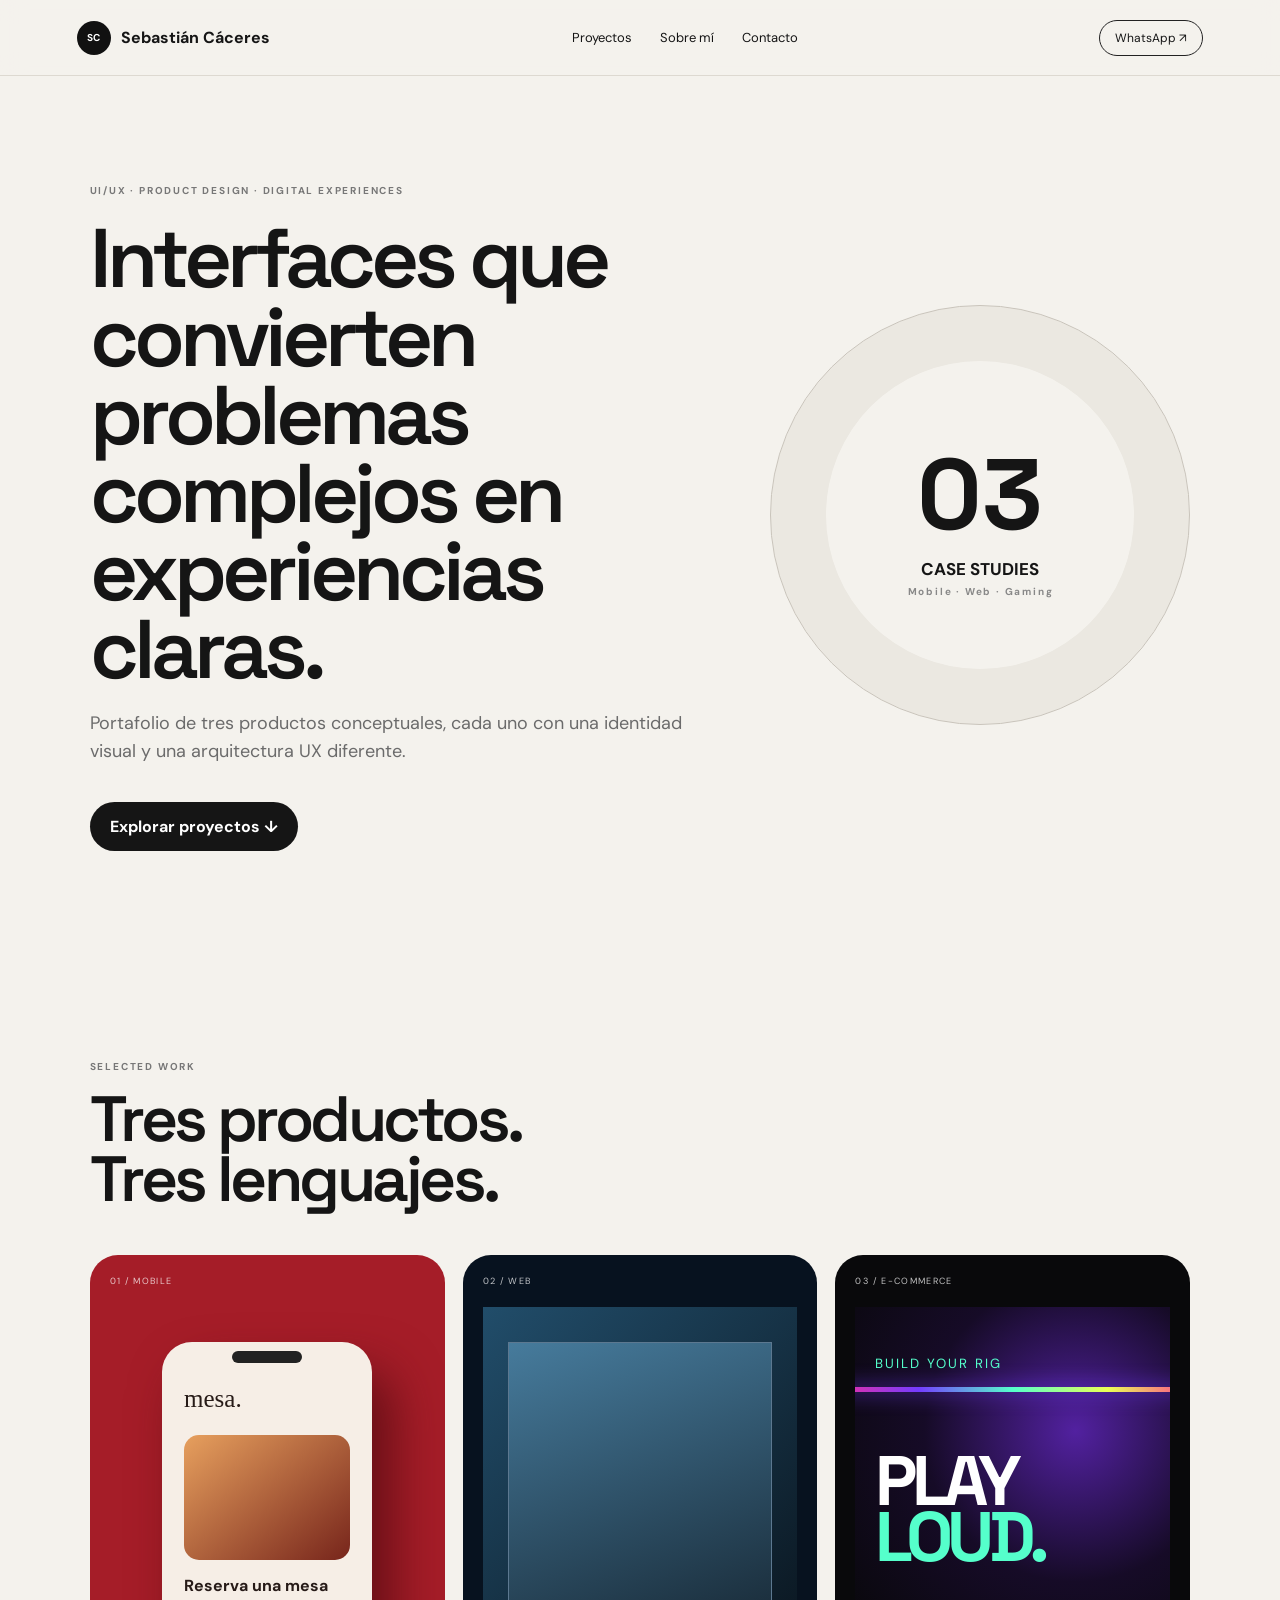
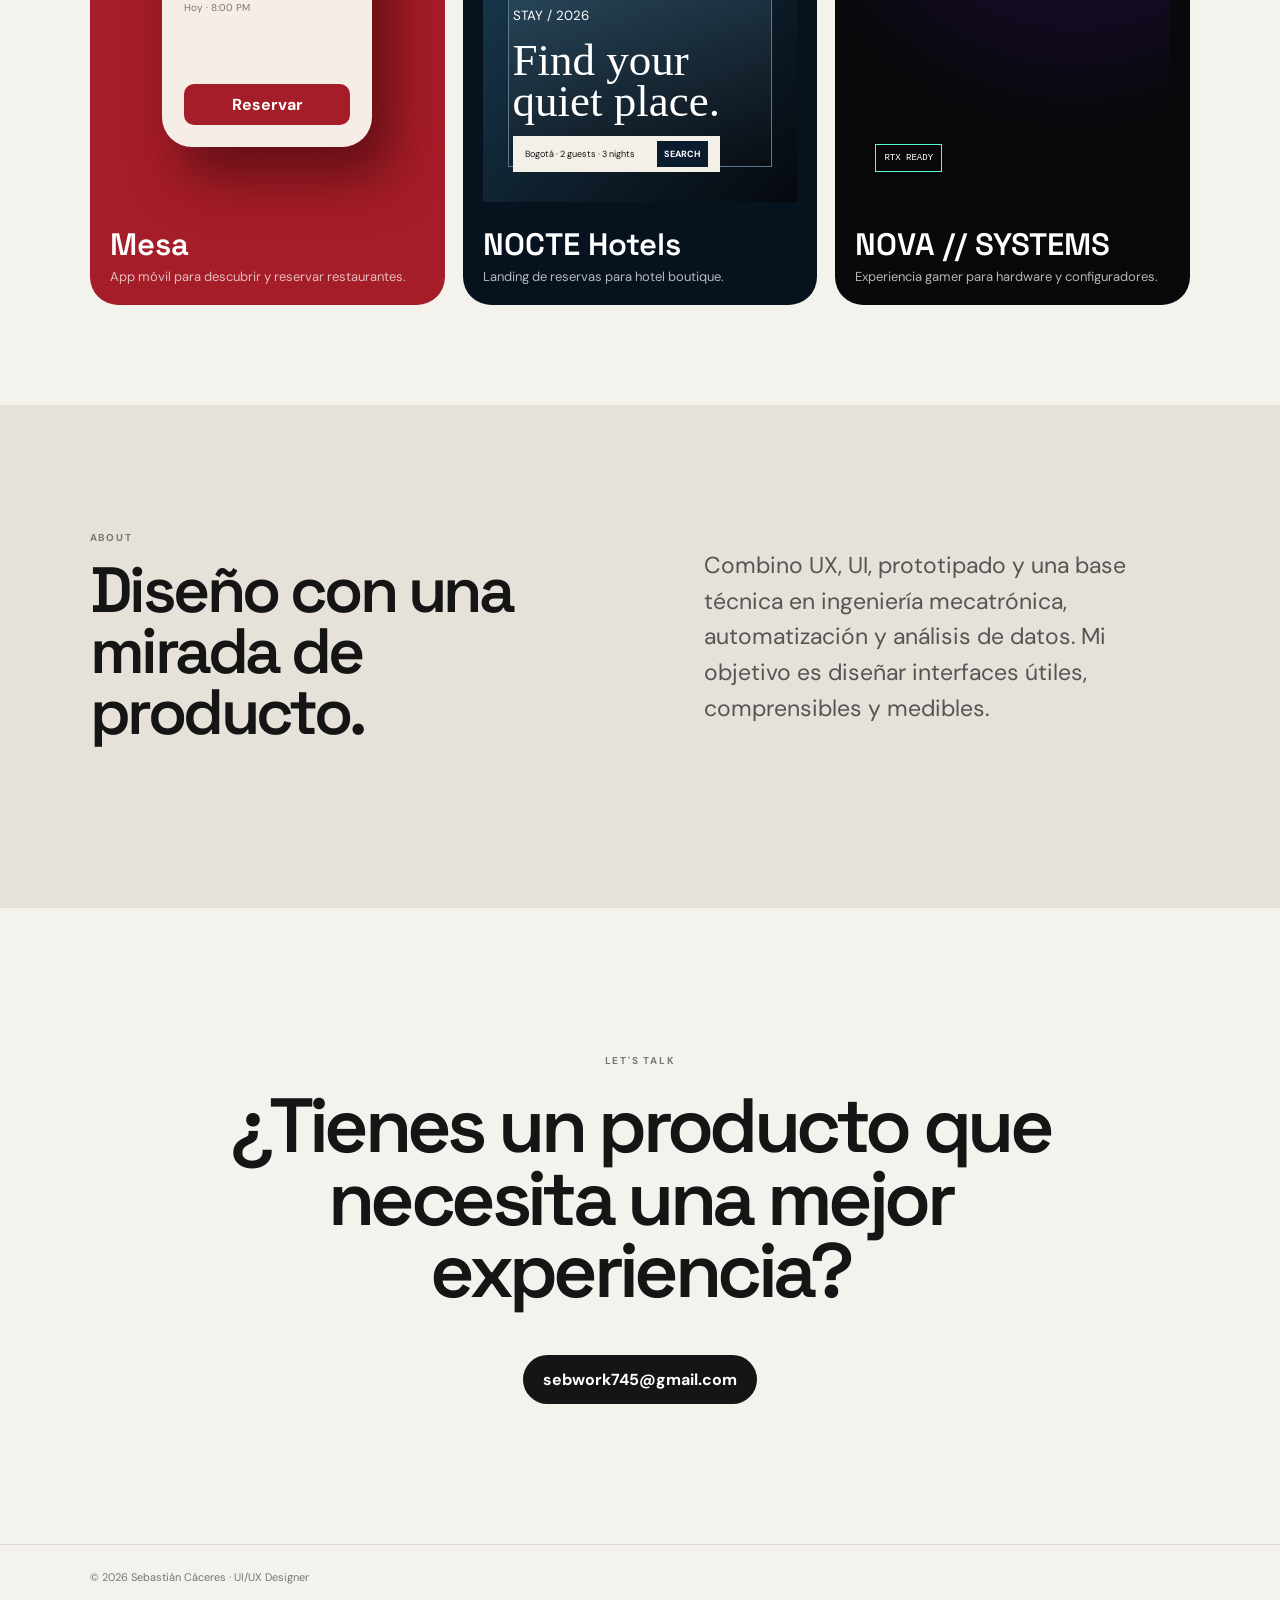
<file: index.html>
<!doctype html><html lang="es"><head><meta charset="utf-8"><meta name="viewport" content="width=device-width,initial-scale=1"><title>Sebastián Cáceres — UI/UX</title><link rel="preconnect" href="https://fonts.googleapis.com"><link rel="preconnect" href="https://fonts.gstatic.com" crossorigin><link href="https://fonts.googleapis.com/css2?family=DM+Sans:wght@400;600;700&family=Space+Grotesk:wght@500;600;700&display=swap" rel="stylesheet"><link rel="stylesheet" href="style.css"></head><body><header><a class="brand" href="index.html"><b>SC</b> Sebastián Cáceres</a><nav><a href="#work">Proyectos</a><a href="#about">Sobre mí</a><a href="#contact">Contacto</a></nav><a class="pill" href="https://wa.me/573203791538" target="_blank">WhatsApp ↗</a></header><main><section class="hero"><div><small>UI/UX · PRODUCT DESIGN · DIGITAL EXPERIENCES</small><h1>Interfaces que convierten problemas complejos en experiencias claras.</h1><p>Portafolio de tres productos conceptuales, cada uno con una identidad visual y una arquitectura UX diferente.</p><a class="btn" href="#work">Explorar proyectos ↓</a></div><div class="orb"><span>03</span><strong>CASE STUDIES</strong><small>Mobile · Web · Gaming</small></div></section><section id="work" class="work"><div class="heading"><small>SELECTED WORK</small><h2>Tres productos.<br>Tres lenguajes.</h2></div><div class="grid"><a class="card red" href="projects/restaurante.html"><small>01 / MOBILE</small><div class="phone"><i></i><b>mesa.</b><div></div><strong>Reserva una mesa</strong><span>Hoy · 8:00 PM</span><em>Reservar</em></div><h3>Mesa</h3><p>App móvil para descubrir y reservar restaurantes.</p></a><a class="card blue" href="projects/hoteles.html"><small>02 / WEB</small><div class="hotel"><div><small>STAY / 2026</small><strong>Find your<br>quiet place.</strong><label>Bogotá · 2 guests · 3 nights <b>SEARCH</b></label></div></div><h3>NOCTE Hotels</h3><p>Landing de reservas para hotel boutique.</p></a><a class="card neon" href="projects/gaming.html"><small>03 / E-COMMERCE</small><div class="gaming"><small>BUILD YOUR RIG</small><strong>PLAY<br><i>LOUD.</i></strong><div class="rgb"></div><span>RTX READY</span></div><h3>NOVA // SYSTEMS</h3><p>Experiencia gamer para hardware y configuradores.</p></a></div></section><section id="about" class="about"><div><small>ABOUT</small><h2>Diseño con una mirada de producto.</h2></div><p>Combino UX, UI, prototipado y una base técnica en ingeniería mecatrónica, automatización y análisis de datos. Mi objetivo es diseñar interfaces útiles, comprensibles y medibles.</p></section><section id="contact" class="contact"><small>LET'S TALK</small><h2>¿Tienes un producto que necesita una mejor experiencia?</h2><a class="btn" href="mailto:sebwork745@gmail.com">sebwork745@gmail.com</a></section></main><footer>© 2026 Sebastián Cáceres · UI/UX Designer</footer></body></html>
</file>
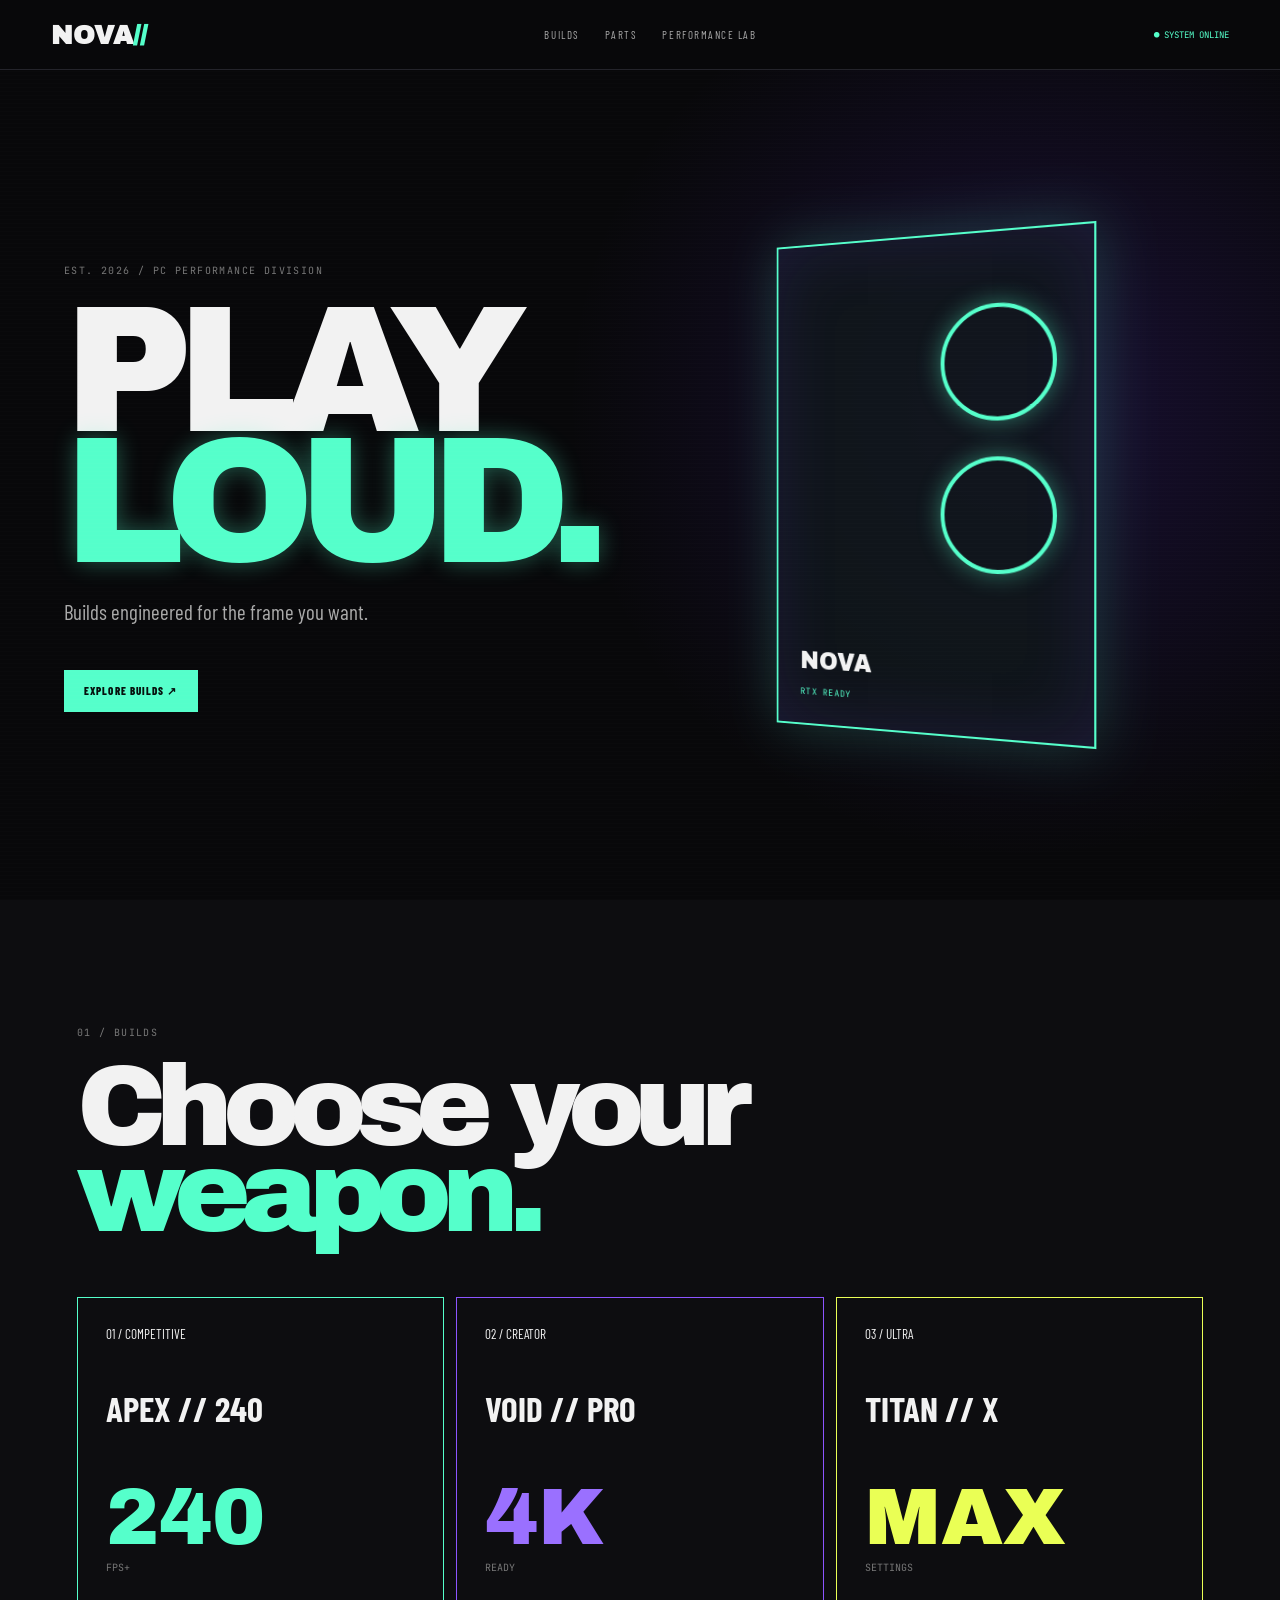
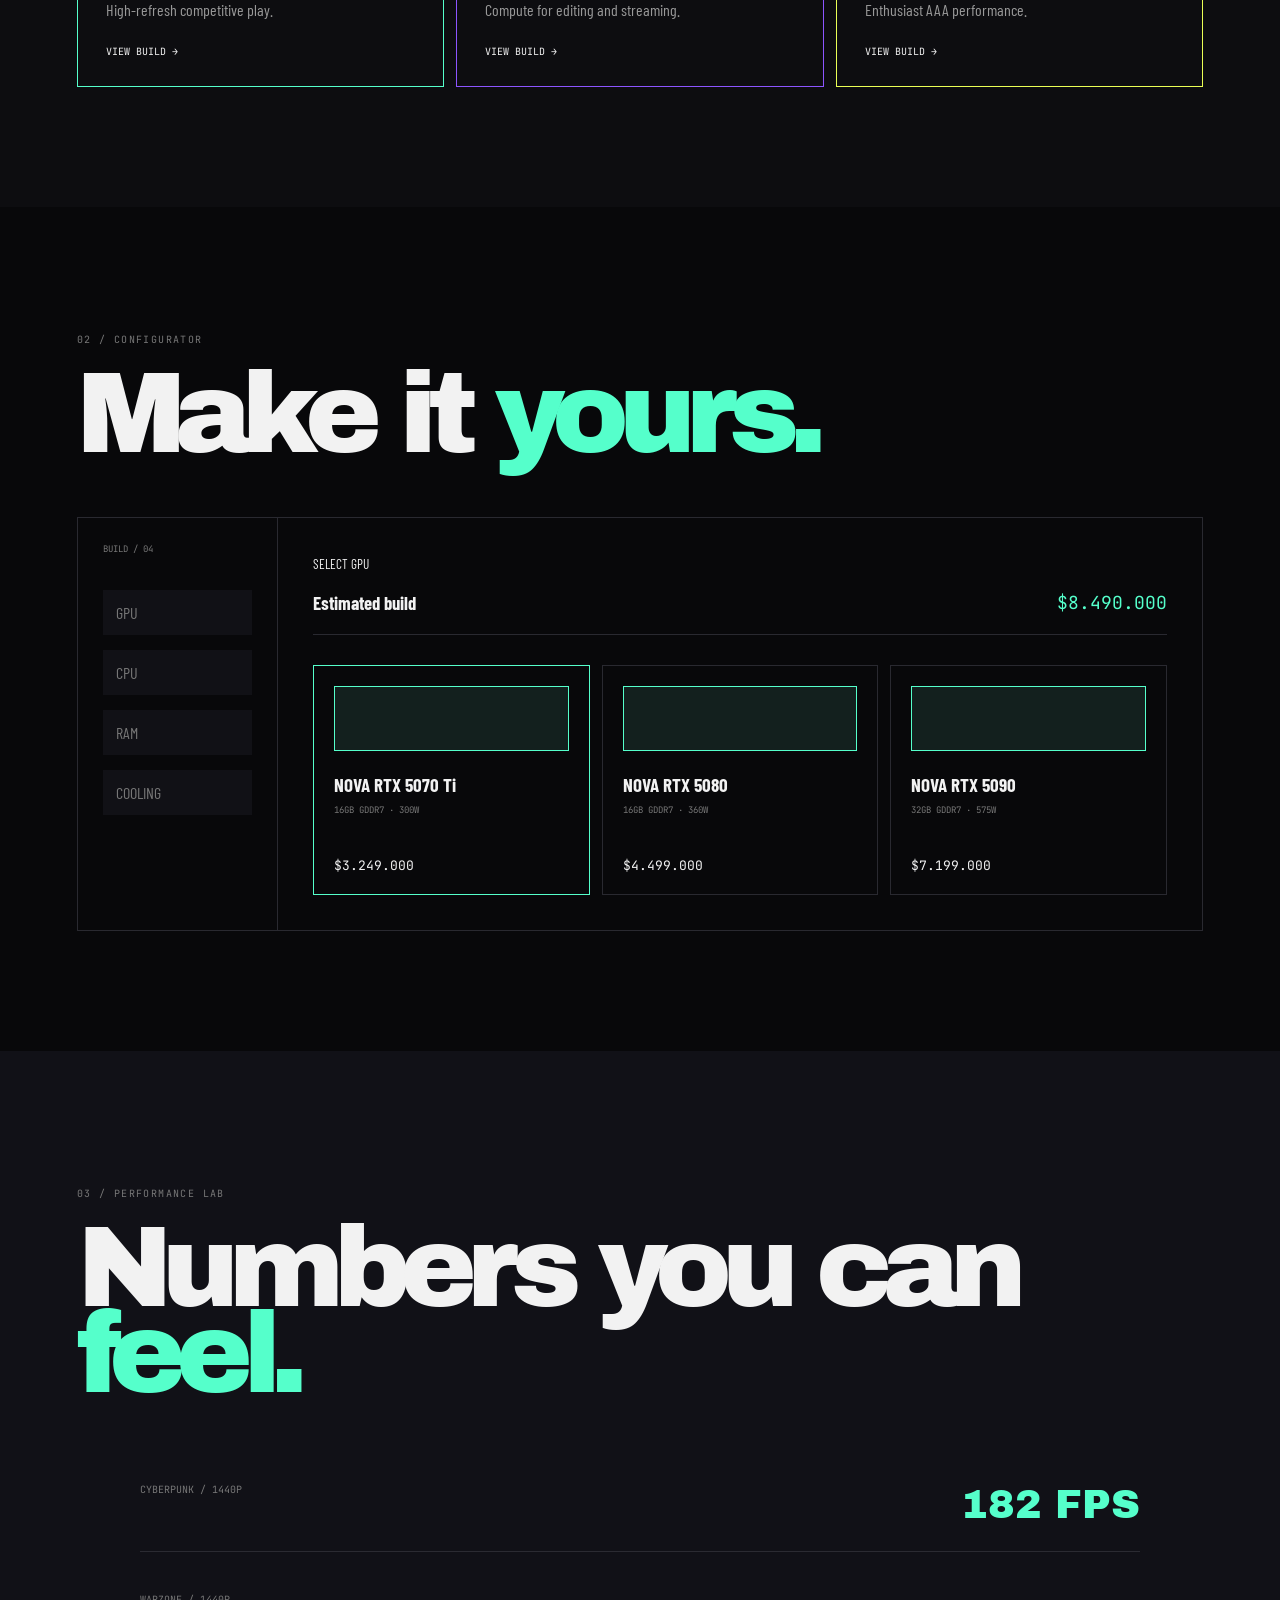
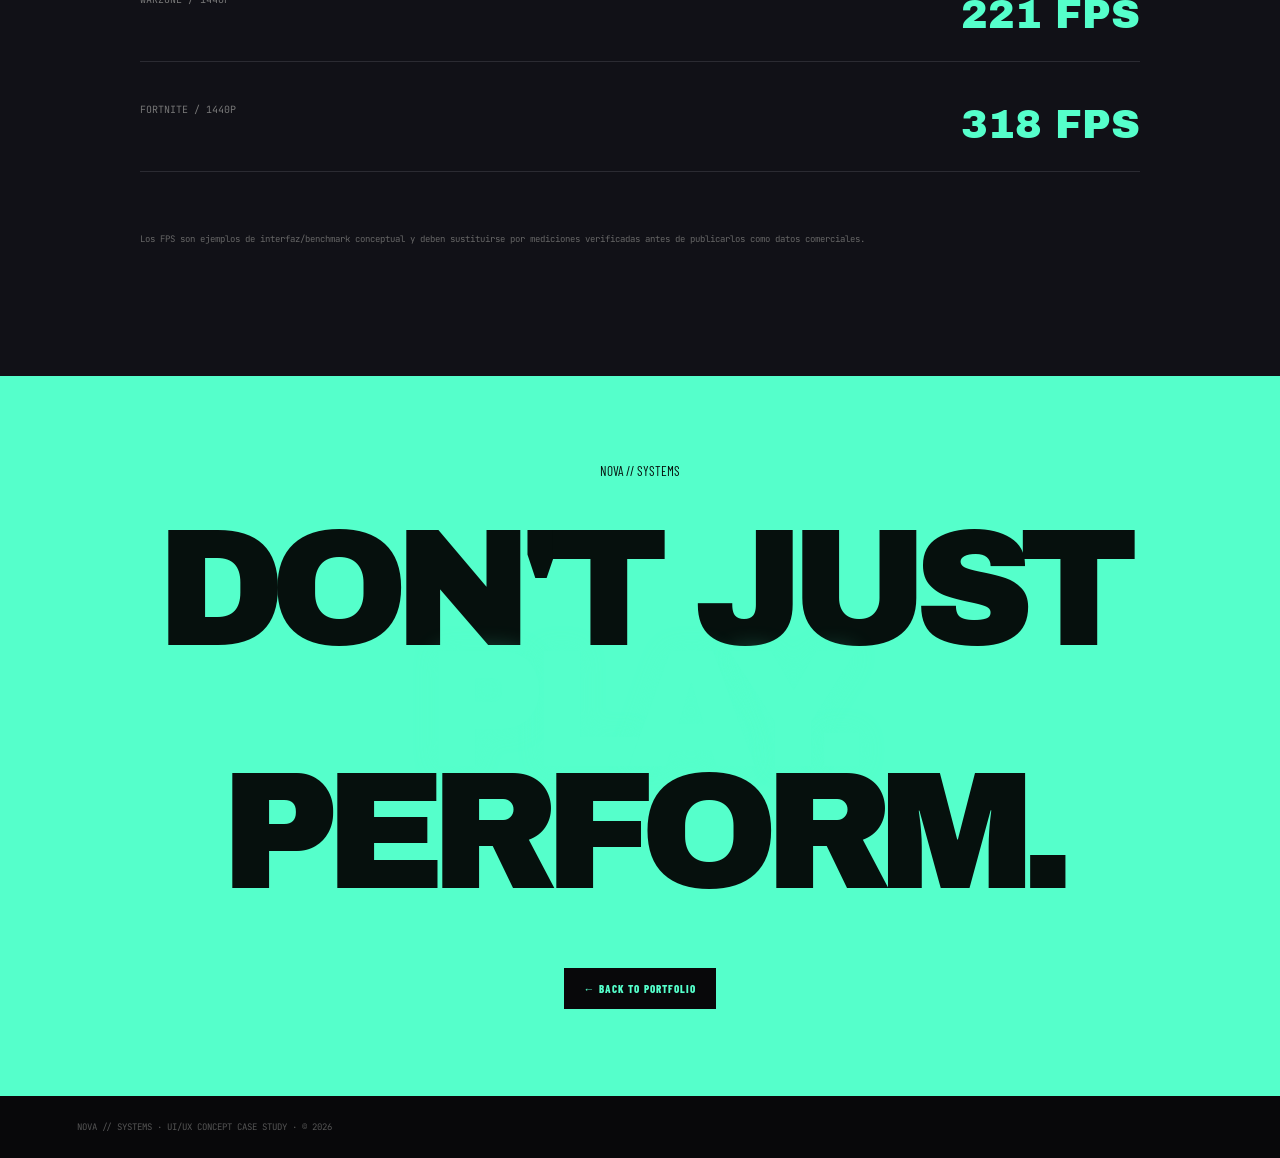
<file: projects/gaming.html>
<!doctype html><html lang="es"><head><meta charset="utf-8"><meta name="viewport" content="width=device-width,initial-scale=1"><title>NOVA // SYSTEMS</title><link href="https://fonts.googleapis.com/css2?family=Archivo+Black&family=Barlow+Condensed:wght@400;600;700;800&family=JetBrains+Mono&display=swap" rel="stylesheet"><link rel="stylesheet" href="../projects.css"></head><body class="gamer"><div class="scan"></div><header><a href="../index.html">NOVA<span>//</span></a><nav><a href="#builds">BUILDS</a><a href="#config">PARTS</a><a href="#lab">PERFORMANCE LAB</a></nav><b>● SYSTEM ONLINE</b></header><main><section class="ghero"><div><small>EST. 2026 / PC PERFORMANCE DIVISION</small><h1>PLAY<br><i>LOUD.</i></h1><p>Builds engineered for the frame you want.</p><a class="gbtn" href="#builds">EXPLORE BUILDS ↗</a></div><div class="pc"><div class="fan"></div><div class="fan two"></div><strong>NOVA<br><small>RTX READY</small></strong></div></section><section id="builds" class="builds"><small>01 / BUILDS</small><h2>Choose your <i>weapon.</i></h2><div class="buildgrid"><article><small>01 / COMPETITIVE</small><h3>APEX // 240</h3><b>240<span>FPS+</span></b><p>High-refresh competitive play.</p><a>VIEW BUILD →</a></article><article><small>02 / CREATOR</small><h3>VOID // PRO</h3><b>4K<span>READY</span></b><p>Compute for editing and streaming.</p><a>VIEW BUILD →</a></article><article><small>03 / ULTRA</small><h3>TITAN // X</h3><b>MAX<span>SETTINGS</span></b><p>Enthusiast AAA performance.</p><a>VIEW BUILD →</a></article></div></section><section id="config" class="config"><small>02 / CONFIGURATOR</small><h2>Make it <i>yours.</i></h2><div class="panel"><aside><b>BUILD / 04</b><span>GPU</span><span>CPU</span><span>RAM</span><span>COOLING</span></aside><div><small>SELECT GPU</small><h3>Estimated build <b>$8.490.000</b></h3><div class="options"><article><i></i><b>NOVA RTX 5070 Ti</b><span>16GB GDDR7 · 300W</span><strong>$3.249.000</strong></article><article><i></i><b>NOVA RTX 5080</b><span>16GB GDDR7 · 360W</span><strong>$4.499.000</strong></article><article><i></i><b>NOVA RTX 5090</b><span>32GB GDDR7 · 575W</span><strong>$7.199.000</strong></article></div></div></div></section><section id="lab" class="lab"><small>03 / PERFORMANCE LAB</small><h2>Numbers you can <i>feel.</i></h2><div class="bars"><p><span>CYBERPUNK / 1440P</span><b>182 FPS</b></p><p><span>WARZONE / 1440P</span><b>221 FPS</b></p><p><span>FORTNITE / 1440P</span><b>318 FPS</b></p></div><em>Los FPS son ejemplos de interfaz/benchmark conceptual y deben sustituirse por mediciones verificadas antes de publicarlos como datos comerciales.</em></section><section class="gfinal"><small>NOVA // SYSTEMS</small><h2>DON'T JUST<br><i>PLAY.</i><br>PERFORM.</h2><a class="gbtn" href="../index.html">← BACK TO PORTFOLIO</a></section></main><footer>NOVA // SYSTEMS · UI/UX CONCEPT CASE STUDY · © 2026</footer></body></html>
</file>
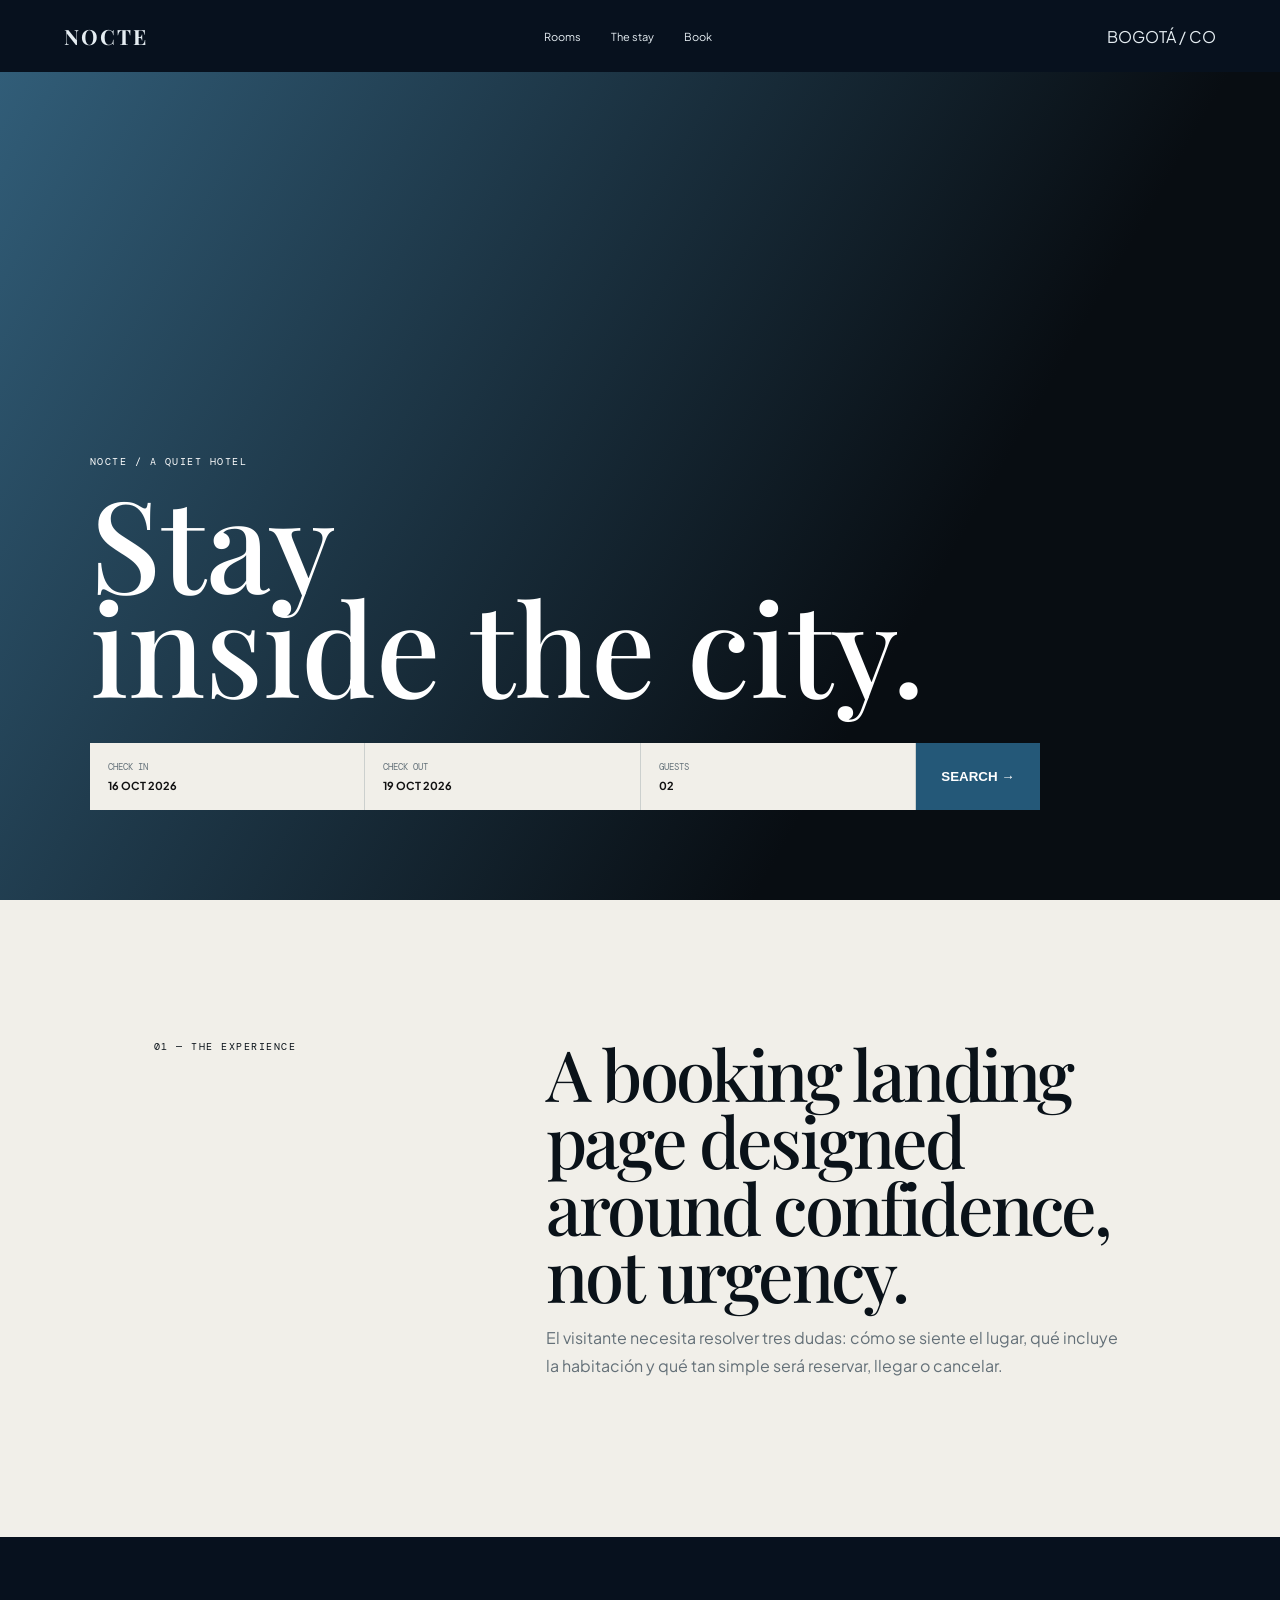
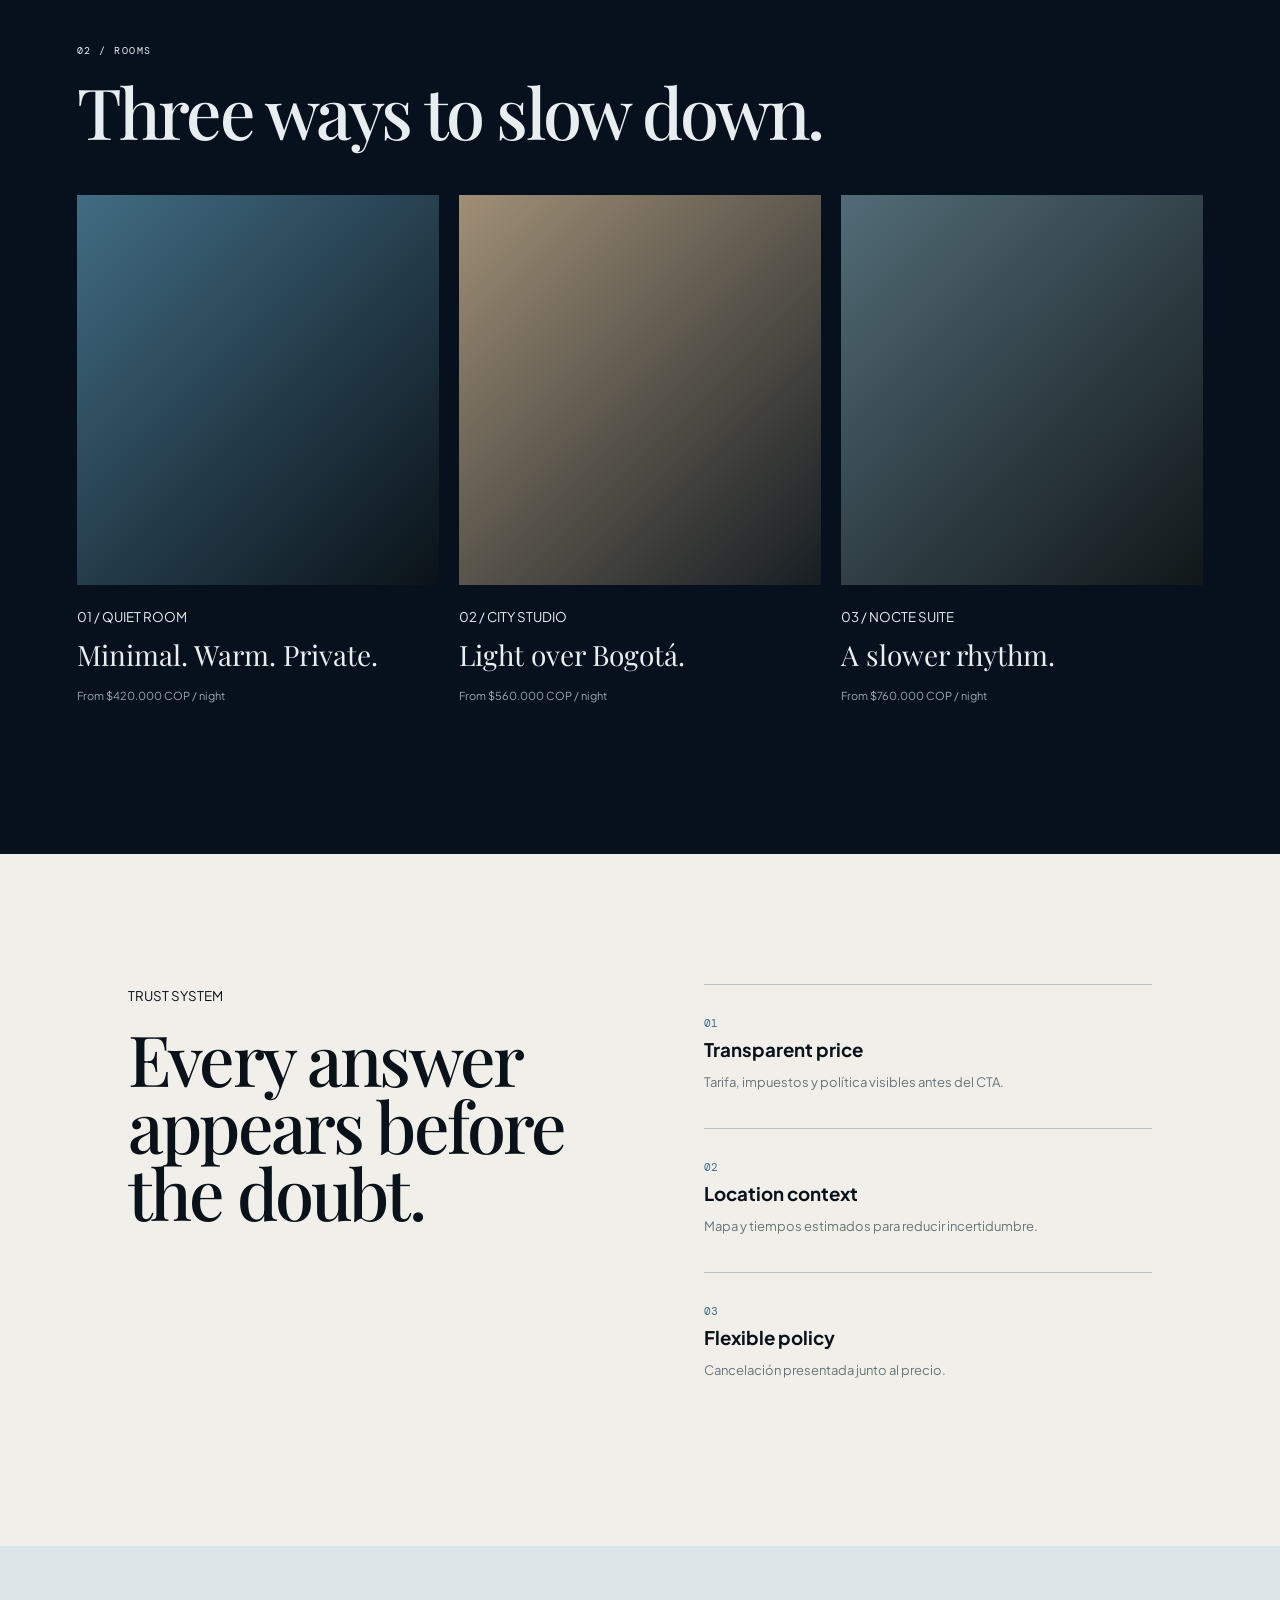
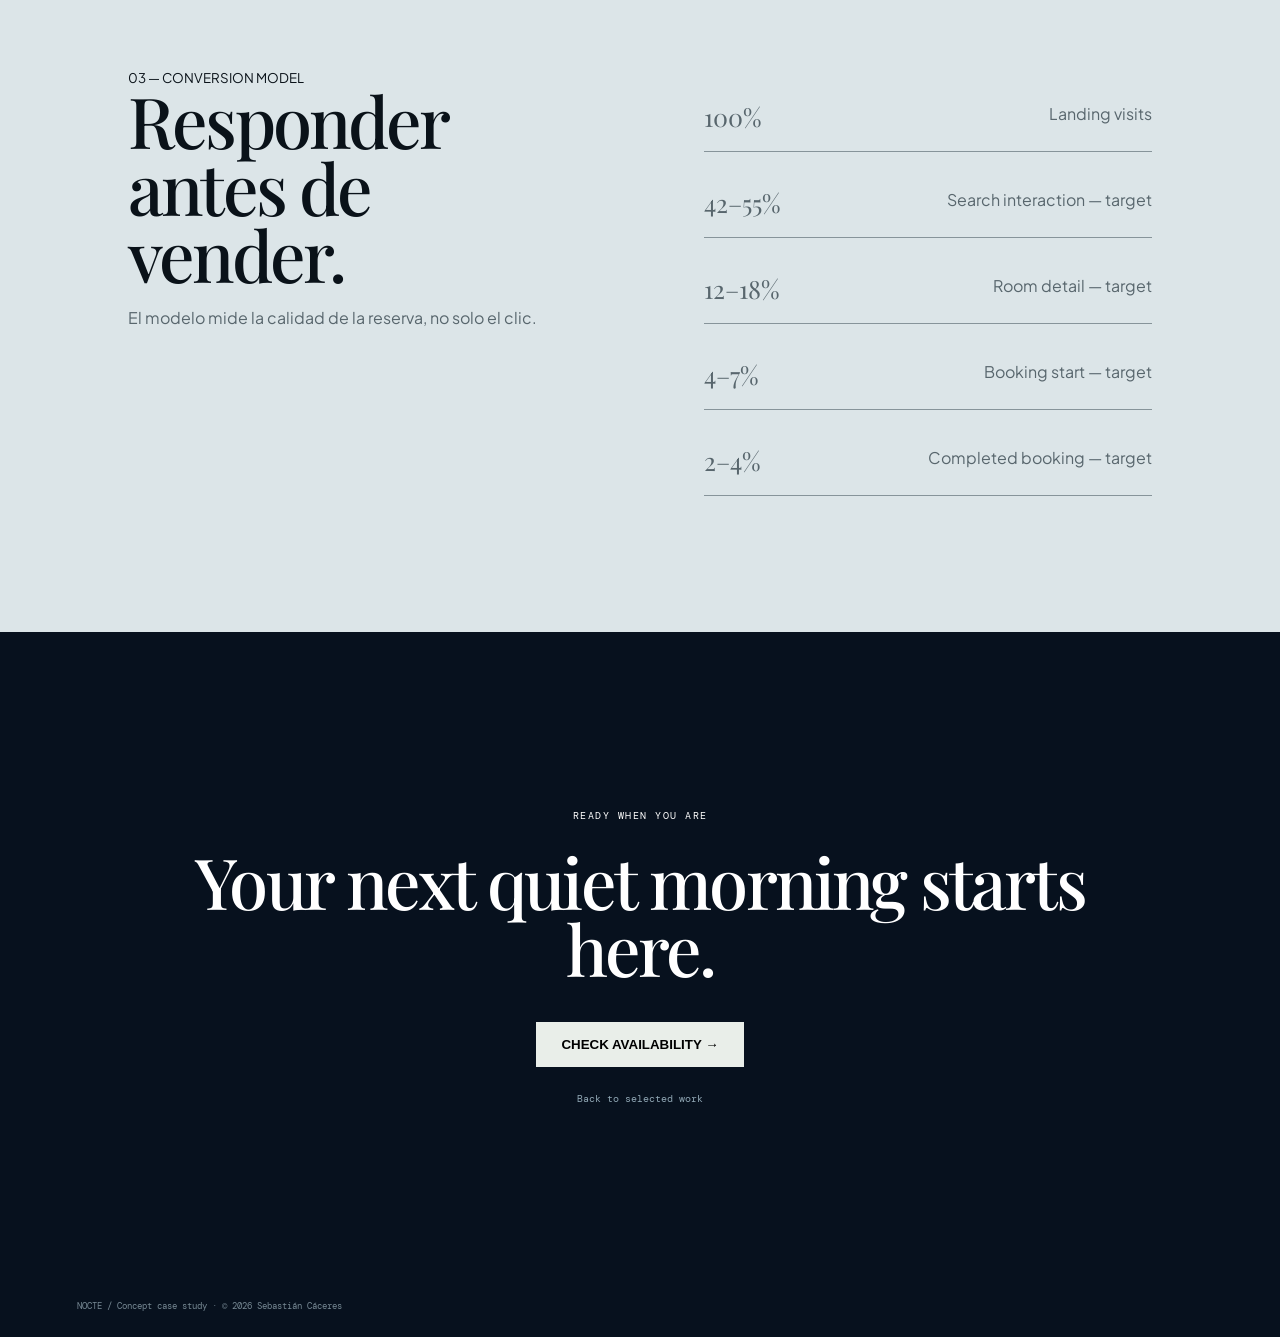
<file: projects/hoteles.html>
<!doctype html><html lang="es"><head><meta charset="utf-8"><meta name="viewport" content="width=device-width,initial-scale=1"><title>NOCTE — Hotel booking</title><link href="https://fonts.googleapis.com/css2?family=DM+Mono&family=Playfair+Display:wght@500;600;700&family=Plus+Jakarta+Sans:wght@400;600;700&display=swap" rel="stylesheet"><link rel="stylesheet" href="../projects.css"></head><body class="hotelcase"><header><a href="../index.html">NOCTE</a><nav><a href="#rooms">Rooms</a><a href="#trust">The stay</a><a href="#book">Book</a></nav><span>BOGOTÁ / CO</span></header><main><section class="hhero"><div class="hbg"></div><div class="hcopy"><small>NOCTE / A QUIET HOTEL</small><h1>Stay<br>inside the city.</h1><div class="search"><div><small>CHECK IN</small><b>16 OCT 2026</b></div><div><small>CHECK OUT</small><b>19 OCT 2026</b></div><div><small>GUESTS</small><b>02</b></div><button>SEARCH →</button></div></div></section><section class="hintro"><small>01 — THE EXPERIENCE</small><div><h2>A booking landing page designed around confidence, not urgency.</h2><p>El visitante necesita resolver tres dudas: cómo se siente el lugar, qué incluye la habitación y qué tan simple será reservar, llegar o cancelar.</p></div></section><section id="rooms" class="rooms"><small>02 / ROOMS</small><h2>Three ways to slow down.</h2><div class="roomgrid"><article><div class="room one"></div><small>01 / QUIET ROOM</small><h3>Minimal. Warm. Private.</h3><span>From $420.000 COP / night</span></article><article><div class="room two"></div><small>02 / CITY STUDIO</small><h3>Light over Bogotá.</h3><span>From $560.000 COP / night</span></article><article><div class="room three"></div><small>03 / NOCTE SUITE</small><h3>A slower rhythm.</h3><span>From $760.000 COP / night</span></article></div></section><section id="trust" class="trust"><div><small>TRUST SYSTEM</small><h2>Every answer appears before the doubt.</h2></div><div class="proof"><article><b>01</b><h3>Transparent price</h3><p>Tarifa, impuestos y política visibles antes del CTA.</p></article><article><b>02</b><h3>Location context</h3><p>Mapa y tiempos estimados para reducir incertidumbre.</p></article><article><b>03</b><h3>Flexible policy</h3><p>Cancelación presentada junto al precio.</p></article></div></section><section class="funnel"><div><small>03 — CONVERSION MODEL</small><h2>Responder antes de vender.</h2><p>El modelo mide la calidad de la reserva, no solo el clic.</p></div><div class="steps"><p><b>100%</b> Landing visits</p><p><b>42–55%</b> Search interaction — target</p><p><b>12–18%</b> Room detail — target</p><p><b>4–7%</b> Booking start — target</p><p><b>2–4%</b> Completed booking — target</p></div></section><section id="book" class="book"><small>READY WHEN YOU ARE</small><h2>Your next quiet morning starts here.</h2><button>CHECK AVAILABILITY →</button><a href="../index.html">Back to selected work</a></section></main><footer>NOCTE / Concept case study · © 2026 Sebastián Cáceres</footer></body></html>
</file>
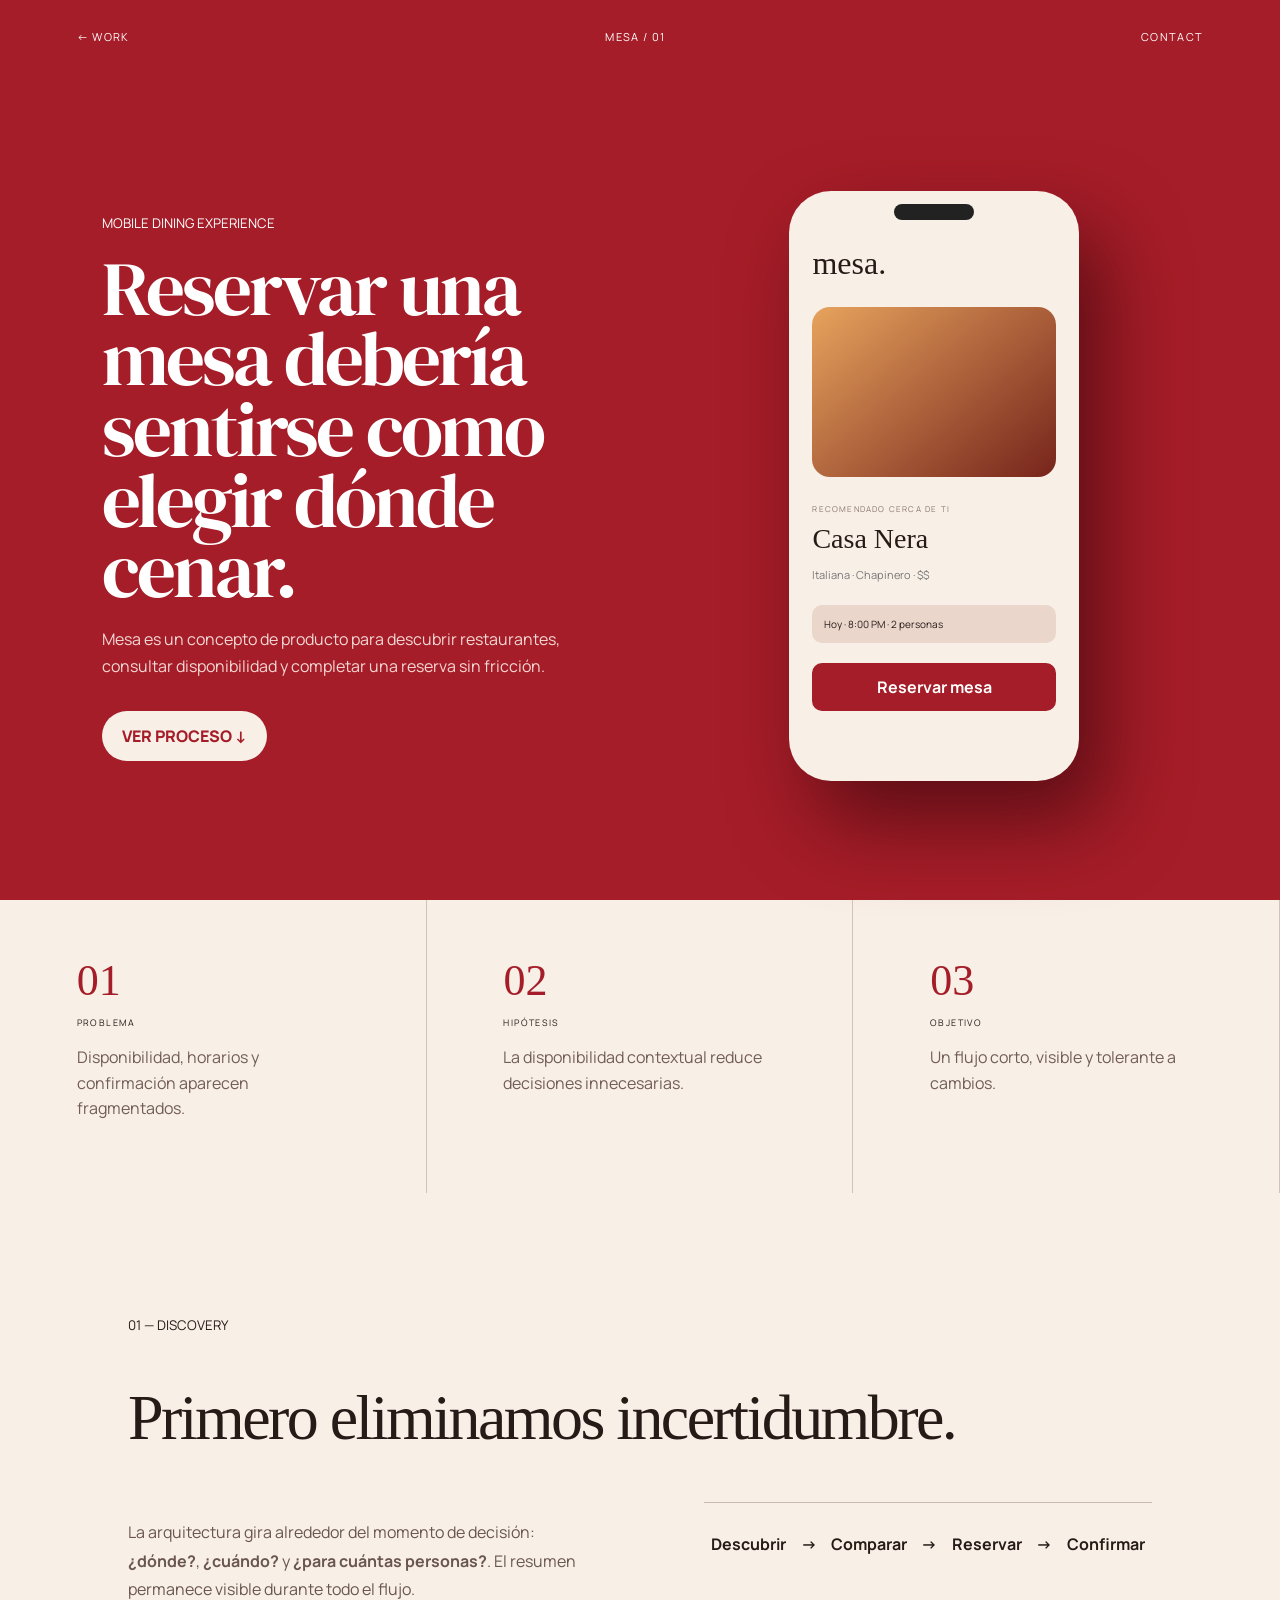
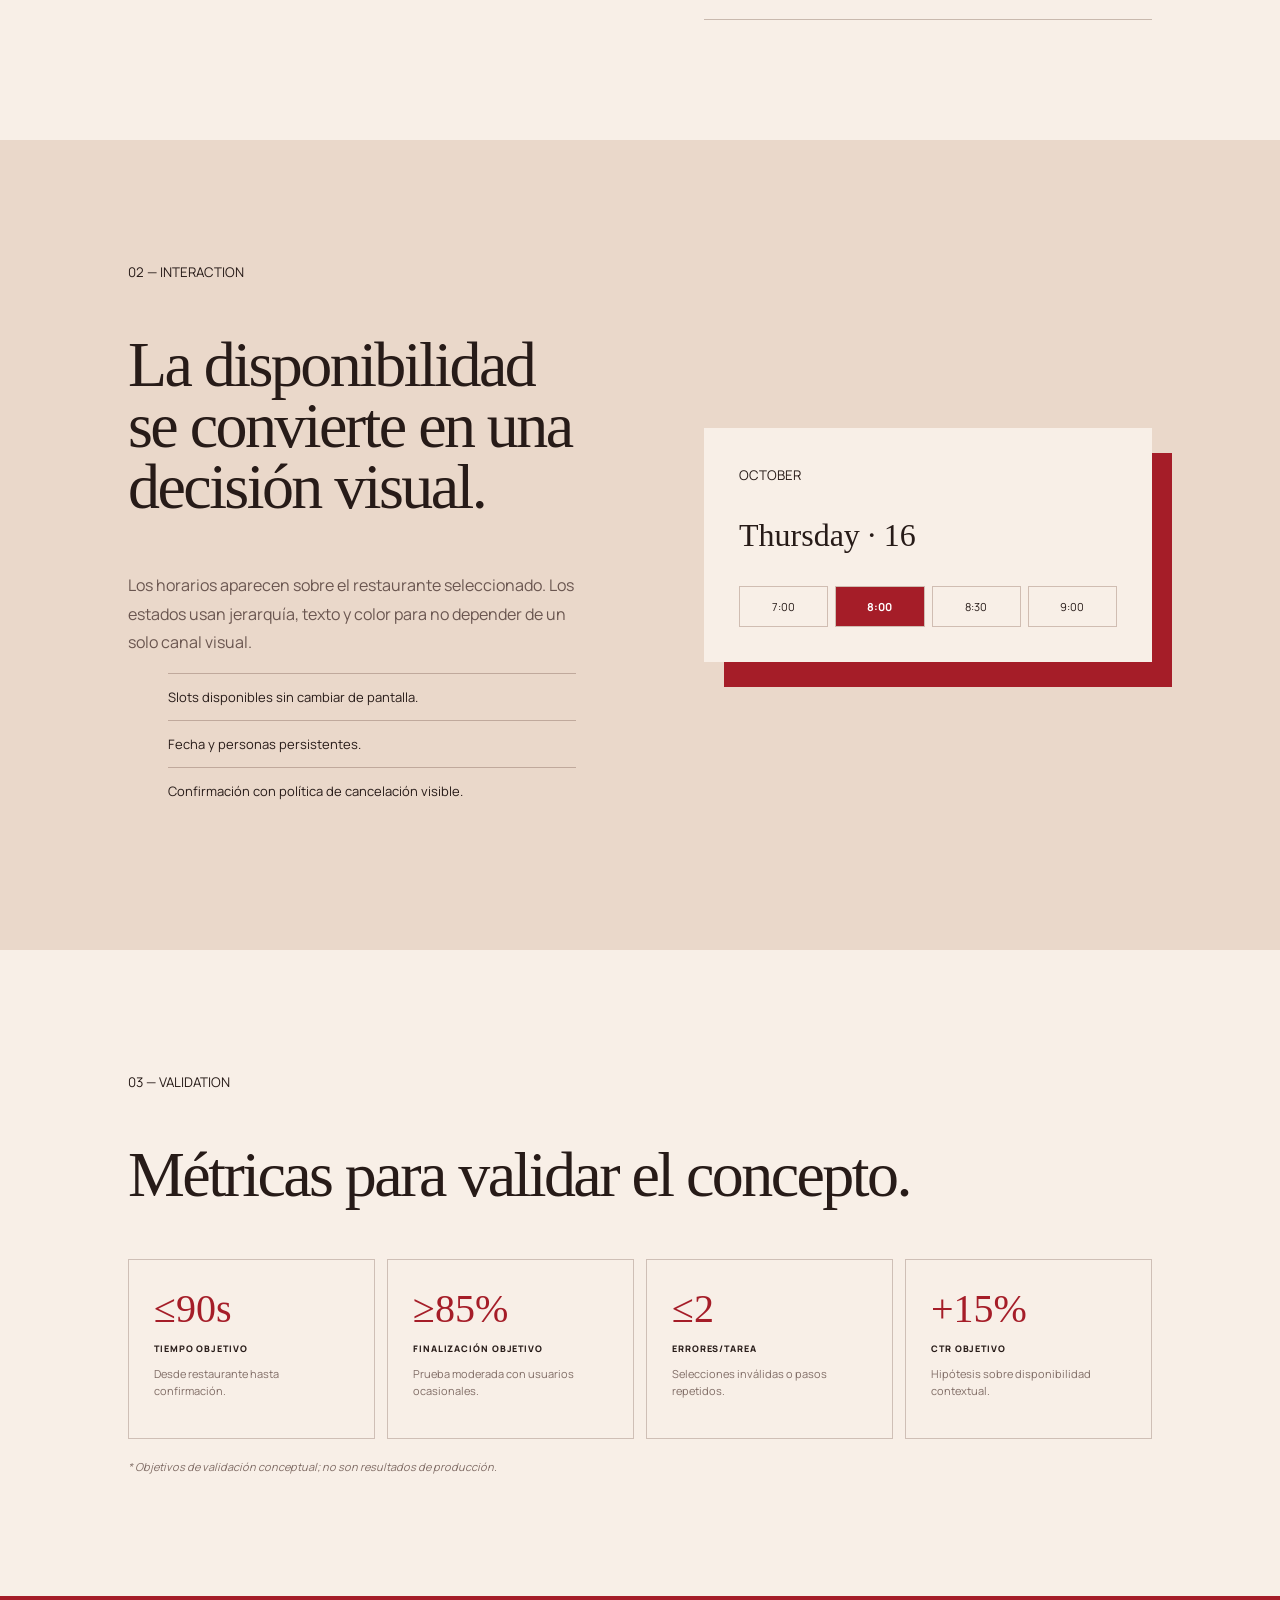
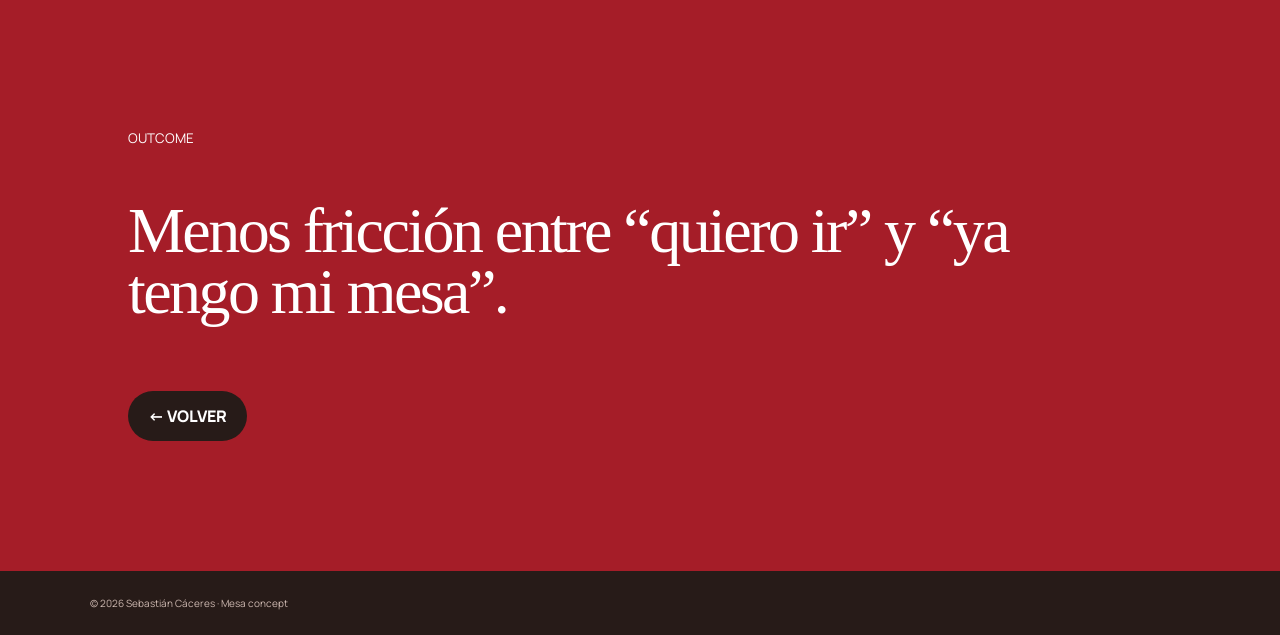
<file: projects/restaurante.html>
<!doctype html><html lang="es"><head><meta charset="utf-8"><meta name="viewport" content="width=device-width,initial-scale=1"><title>Mesa — App de restaurantes</title><link href="https://fonts.googleapis.com/css2?family=DM+Serif+Display&family=Manrope:wght@400;600;700;800&display=swap" rel="stylesheet"><link rel="stylesheet" href="../projects.css"></head><body class="restaurant"><header><a href="../index.html">← WORK</a><span>MESA / 01</span><a href="mailto:sebwork745@gmail.com">CONTACT</a></header><main><section class="rhero"><div><small>MOBILE DINING EXPERIENCE</small><h1>Reservar una mesa debería sentirse como elegir dónde cenar.</h1><p>Mesa es un concepto de producto para descubrir restaurantes, consultar disponibilidad y completar una reserva sin fricción.</p><a class="rbtn" href="#process">VER PROCESO ↓</a></div><div class="rphone"><i></i><b>mesa.</b><div class="food"></div><small>RECOMENDADO CERCA DE TI</small><h3>Casa Nera</h3><p>Italiana · Chapinero · $$</p><label>Hoy · 8:00 PM · 2 personas</label><strong>Reservar mesa</strong></div></section><section class="rstats"><div><b>01</b><small>PROBLEMA</small><p>Disponibilidad, horarios y confirmación aparecen fragmentados.</p></div><div><b>02</b><small>HIPÓTESIS</small><p>La disponibilidad contextual reduce decisiones innecesarias.</p></div><div><b>03</b><small>OBJETIVO</small><p>Un flujo corto, visible y tolerante a cambios.</p></div></section><section id="process" class="rsection"><small>01 — DISCOVERY</small><h2>Primero eliminamos incertidumbre.</h2><div class="twocol"><p>La arquitectura gira alrededor del momento de decisión: <b>¿dónde?</b>, <b>¿cuándo?</b> y <b>¿para cuántas personas?</b>. El resumen permanece visible durante todo el flujo.</p><div class="journey"><span>Descubrir</span>→<span>Comparar</span>→<span>Reservar</span>→<span>Confirmar</span></div></div></section><section class="rfeature"><div><small>02 — INTERACTION</small><h2>La disponibilidad se convierte en una decisión visual.</h2><p>Los horarios aparecen sobre el restaurante seleccionado. Los estados usan jerarquía, texto y color para no depender de un solo canal visual.</p><ul><li>Slots disponibles sin cambiar de pantalla.</li><li>Fecha y personas persistentes.</li><li>Confirmación con política de cancelación visible.</li></ul></div><div class="calendar"><small>OCTOBER</small><h3>Thursday · 16</h3><div><span>7:00</span><b>8:00</b><span>8:30</span><span>9:00</span></div></div></section><section class="metrics"><small>03 — VALIDATION</small><h2>Métricas para validar el concepto.</h2><div class="metricgrid"><article><b>≤90s</b><span>TIEMPO OBJETIVO</span><p>Desde restaurante hasta confirmación.</p></article><article><b>≥85%</b><span>FINALIZACIÓN OBJETIVO</span><p>Prueba moderada con usuarios ocasionales.</p></article><article><b>≤2</b><span>ERRORES/TAREA</span><p>Selecciones inválidas o pasos repetidos.</p></article><article><b>+15%</b><span>CTR OBJETIVO</span><p>Hipótesis sobre disponibilidad contextual.</p></article></div><em>* Objetivos de validación conceptual; no son resultados de producción.</em></section><section class="rfinal"><small>OUTCOME</small><h2>Menos fricción entre “quiero ir” y “ya tengo mi mesa”.</h2><a class="rbtn dark" href="../index.html">← VOLVER</a></section></main><footer>© 2026 Sebastián Cáceres · Mesa concept</footer></body></html>
</file>
<file: style.css>
*{box-sizing:border-box}html{scroll-behavior:smooth}body{margin:0;background:#f4f2ed;color:#151515;font-family:"DM Sans",sans-serif}a{text-decoration:none;color:inherit}header{height:76px;padding:0 6vw;display:flex;align-items:center;justify-content:space-between;border-bottom:1px solid #ddd9d1;position:sticky;top:0;background:#f4f2edee;backdrop-filter:blur(12px);z-index:20}.brand{display:flex;gap:10px;align-items:center;font-weight:700}.brand b{display:grid;place-items:center;background:#111;color:white;width:34px;height:34px;border-radius:50%;font-size:10px}nav{display:flex;gap:28px;font-size:13px}.pill{border:1px solid #222;padding:9px 15px;border-radius:30px;font-size:12px}.hero{min-height:calc(100vh - 76px);padding:8vw 7vw;display:grid;grid-template-columns:1.2fr .8fr;gap:6vw;align-items:center}.hero small,.heading small,.about small,.contact small{font-size:10px;letter-spacing:.18em;font-weight:700;color:#777}.hero h1{font:600 clamp(48px,6.5vw,90px)/.94 "Space Grotesk";letter-spacing:-.06em;max-width:900px;margin:20px 0}.hero p{font-size:18px;line-height:1.6;color:#6b6b6b;max-width:650px}.btn{display:inline-block;background:#151515;color:#fff;padding:14px 20px;border-radius:999px;font-weight:700;margin-top:18px}.orb{width:420px;height:420px;border:1px solid #c9c4bb;border-radius:50%;display:flex;flex-direction:column;justify-content:center;align-items:center;box-shadow:inset 0 0 0 55px #ebe8e1}.orb span{font:700 100px "Space Grotesk"}.orb strong{font-size:17px}.orb small{color:#888;margin-top:5px}.work{padding:100px 7vw}.heading h2,.about h2{font:600 clamp(42px,5vw,70px)/.95 "Space Grotesk";letter-spacing:-.055em;margin:14px 0 45px}.grid{display:grid;grid-template-columns:repeat(3,1fr);gap:18px}.card{min-height:650px;border-radius:28px;overflow:hidden;padding:20px;display:flex;flex-direction:column;transition:.35s}.card:hover{transform:translateY(-8px)}.card>small{font-size:9px;letter-spacing:.15em;opacity:.75}.red{background:#a51d28;color:white}.blue{background:#07121f;color:white}.neon{background:#09090b;color:white}.card h3{font:600 31px "Space Grotesk";margin:22px 0 4px}.card p{margin:0;opacity:.7;font-size:13px}.phone{width:210px;height:405px;background:#f6eee6;color:#271b18;border-radius:30px;margin:auto;padding:22px;box-shadow:20px 30px 50px #650f16;display:flex;flex-direction:column}.phone i{width:70px;height:12px;border-radius:20px;background:#222;margin:-13px auto 22px}.phone b{font:25px Georgia;margin-bottom:22px}.phone>div{height:125px;border-radius:15px;background:linear-gradient(140deg,#e7a05e,#77251b)}.phone strong{margin-top:15px}.phone span{font-size:10px;color:#777;margin-top:5px}.phone em{font-style:normal;background:#a51d28;color:#fff;text-align:center;padding:10px;border-radius:10px;margin-top:auto;font-weight:700}.hotel{flex:1;margin-top:20px;min-height:430px;position:relative;background:linear-gradient(135deg,#214d6a,#05090e);overflow:hidden;padding:30px;display:flex;align-items:end}.hotel:before{content:"";position:absolute;inset:35px 25px;background:linear-gradient(160deg,#467b9c,#080d13);border:1px solid #5c7890}.hotel>div{position:relative}.hotel strong{display:block;font:45px/.9 Georgia;margin:15px 0}.hotel label{display:block;background:#f3f0e8;color:#111;padding:12px;font-size:9px}.hotel label b{float:right;background:#0a1c2d;color:#fff;padding:7px;margin-top:-7px}.gaming{flex:1;margin-top:20px;min-height:430px;position:relative;padding:45px 20px;background:radial-gradient(circle at 70% 25%,#5221a0,#160b27 35%,#08080a 70%);overflow:hidden}.gaming>small{color:#55ffcb;letter-spacing:.15em}.gaming strong{display:block;font:700 70px/.8 "Space Grotesk";letter-spacing:-.08em;margin-top:80px}.gaming strong i{font-style:normal;color:#55ffcb}.rgb{height:5px;position:absolute;left:-10%;right:-10%;top:80px;background:linear-gradient(90deg,#ff2d95,#743cff,#55ffcb,#eaff55,#ff2d95);box-shadow:0 0 20px #743cff}.gaming span{position:absolute;bottom:30px;left:20px;border:1px solid #55ffcb;padding:8px;font:9px monospace}.about{padding:120px 7vw;display:grid;grid-template-columns:1fr 1fr;gap:10vw;background:#e6e2da}.about p{font-size:23px;line-height:1.55;color:#555}.contact{text-align:center;padding:140px 7vw}.contact h2{font:600 clamp(48px,6vw,85px)/.95 "Space Grotesk";letter-spacing:-.06em;max-width:1000px;margin:20px auto 30px}footer{border-top:1px solid #ddd9d1;padding:25px 7vw;color:#777;font-size:11px}@media(max-width:900px){nav{display:none}.hero{grid-template-columns:1fr}.orb{width:330px;height:330px;margin:auto}.grid,.about{grid-template-columns:1fr}.card{min-height:600px}.about{gap:30px}}
</file>
<file: projects.css>
*{box-sizing:border-box}html{scroll-behavior:smooth}body{margin:0}a{text-decoration:none;color:inherit}.restaurant{background:#f8efe7;color:#271b18;font-family:Manrope,sans-serif}.restaurant header{height:72px;background:#a51d28;color:white;display:flex;justify-content:space-between;align-items:center;padding:0 6vw;position:sticky;top:0;z-index:5;font-size:11px;letter-spacing:.12em}.rhero{min-height:calc(100vh - 72px);background:#a51d28;color:white;padding:8vw;display:grid;grid-template-columns:1fr 1fr;gap:8vw;align-items:center}.rhero h1{font:400 clamp(55px,6vw,92px)/.92 'DM Serif Display';letter-spacing:-.04em;margin:20px 0}.rhero p{line-height:1.7;color:#f4d8d5;max-width:600px}.rbtn{display:inline-block;background:#f8efe7;color:#a51d28;padding:14px 20px;border-radius:50px;font-weight:800;margin-top:15px}.rphone{width:290px;height:590px;background:#f8efe7;color:#271b18;border-radius:42px;padding:28px 23px;margin:auto;box-shadow:25px 40px 80px #5e0e15}.rphone>i{display:block;width:80px;height:16px;background:#222;border-radius:20px;margin:-15px auto 25px}.rphone>b{font:32px Georgia;display:block;margin-bottom:25px}.food{height:170px;border-radius:18px;background:linear-gradient(140deg,#e7a35d,#76241b);margin-bottom:18px}.rphone small{font-size:8px;letter-spacing:.15em;color:#8b7770}.rphone h3{font:28px Georgia;margin:6px 0}.rphone p{font-size:11px;color:#777}.rphone label{display:block;background:#ead6ca;padding:12px;border-radius:10px;font-size:10px;margin:20px 0}.rphone>strong{display:block;background:#a51d28;color:white;padding:13px;text-align:center;border-radius:10px}.rstats{display:grid;grid-template-columns:repeat(3,1fr)}.rstats div{padding:55px 6vw;border-right:1px solid #d2c2b7}.rstats b{font:44px Georgia;color:#a51d28}.rstats small{display:block;font-size:9px;letter-spacing:.15em;margin:10px 0}.rstats p{line-height:1.6;color:#715d56}.rsection,.metrics{padding:120px 10vw}.rsection h2,.rfeature h2,.metrics h2,.rfinal h2{font:400 clamp(45px,5vw,75px)/.95 Georgia;letter-spacing:-.04em;max-width:850px}.twocol,.rfeature{display:grid;grid-template-columns:1fr 1fr;gap:10vw}.twocol>p,.rfeature p{line-height:1.8;color:#6a5650}.journey{border-top:1px solid #c9b9ae;border-bottom:1px solid #c9b9ae;padding:30px 0;display:flex;justify-content:space-around;font-weight:700}.rfeature{background:#ead8ca;padding:120px 10vw}.rfeature li{list-style:none;border-top:1px solid #c0a99c;padding:14px 0;font-size:13px}.calendar{background:#f8efe7;padding:35px;box-shadow:20px 25px #a51d28;align-self:center}.calendar h3{font:32px Georgia}.calendar div{display:grid;grid-template-columns:repeat(4,1fr);gap:7px}.calendar span,.calendar b{padding:12px;text-align:center;border:1px solid #d0bdb2;font-size:11px}.calendar b{background:#a51d28;color:#fff}.metricgrid{display:grid;grid-template-columns:repeat(4,1fr);gap:12px}.metricgrid article{border:1px solid #cfbfb6;padding:25px;min-height:180px}.metricgrid b{font:40px Georgia;color:#a51d28}.metricgrid span{display:block;font-size:9px;letter-spacing:.1em;font-weight:800;margin:10px 0}.metricgrid p,.metrics>em{font-size:11px;color:#806d66;line-height:1.5}.metrics>em{display:block;margin-top:20px}.rfinal{padding:130px 10vw;background:#a51d28;color:#fff}.rfinal h2{max-width:1000px}.rbtn.dark{background:#271b18;color:#fff}.restaurant footer{background:#271b18;color:#cdb8b0;padding:25px 7vw;font-size:10px}
.hotelcase{background:#f1efe9;color:#0a1219;font-family:'Plus Jakarta Sans',sans-serif}.hotelcase header{height:72px;background:#07111e;color:#e5edf2;display:flex;justify-content:space-between;align-items:center;padding:0 5vw;position:sticky;top:0;z-index:5}.hotelcase header>a{font:700 21px 'Playfair Display';letter-spacing:.1em}.hotelcase nav{display:flex;gap:30px;font-size:11px}.hhero{height:calc(100vh - 72px);position:relative;background:#07111e;color:#fff;display:flex;align-items:end}.hbg{position:absolute;inset:0;background:linear-gradient(120deg,#315d78,#080d12 70%)}.hcopy{position:relative;padding:7vw;width:100%}.hcopy>small,.hotelcase section>small{font:10px 'DM Mono';letter-spacing:.15em}.hcopy h1{font:500 clamp(75px,10vw,145px)/.82 'Playfair Display';margin:20px 0 45px}.search{display:grid;grid-template-columns:1fr 1fr 1fr auto;max-width:950px;background:#f1efe9;color:#111}.search div{padding:18px;border-right:1px solid #ccd0ce}.search div small{display:block;font:9px 'DM Mono';color:#65727a}.search b{display:block;margin-top:6px;font-size:11px}.search button{border:0;background:#245878;color:#fff;padding:0 25px;font-weight:800}.hintro{padding:140px 12vw;display:grid;grid-template-columns:1fr 2fr;gap:8vw}.hintro h2,.rooms h2,.trust h2,.funnel h2,.book h2{font:500 clamp(48px,5.5vw,80px)/.95 'Playfair Display';letter-spacing:-.04em;margin:0}.hintro p{line-height:1.8;color:#647078}.rooms{padding:100px 6vw 150px;background:#07111e;color:#e8edf0}.rooms h2{margin:20px 0 50px}.roomgrid{display:grid;grid-template-columns:repeat(3,1fr);gap:20px}.room{height:390px;background:linear-gradient(135deg,#416c83,#0a1218);margin-bottom:20px}.room.two{background:linear-gradient(135deg,#a08f76,#171e23)}.room.three{background:linear-gradient(135deg,#526c77,#111719)}.roomgrid h3{font:28px 'Playfair Display';margin:10px 0}.roomgrid span{font-size:11px;color:#99a9b1}.trust{padding:130px 10vw;display:grid;grid-template-columns:1fr 1fr;gap:10vw}.trust h2{margin-top:20px}.proof article{border-top:1px solid #bcc3c2;padding:25px 0}.proof b{font:11px 'DM Mono';color:#416c89}.proof h3{margin:7px 0}.proof p{color:#68747a;font-size:13px}.funnel{padding:120px 10vw;background:#dce5e8;display:grid;grid-template-columns:1fr 1fr;gap:10vw}.funnel p{line-height:1.7;color:#58666d}.steps p{border-bottom:1px solid #87949a;padding:18px 0;display:flex;justify-content:space-between}.steps b{font:25px 'Playfair Display'}.book{padding:170px 8vw;background:#07111e;color:#fff;text-align:center}.book h2{max-width:1000px;margin:25px auto 40px}.book button{border:0;background:#e9eee9;padding:15px 25px;font-weight:800}.book a{display:block;margin-top:25px;color:#91a8b5;font:10px 'DM Mono'}.hotelcase footer{padding:25px 6vw;background:#07111e;color:#778994;font:9px 'DM Mono'}
.gamer{background:#08080a;color:#f2f2f2;font-family:'Barlow Condensed',sans-serif}.scan{position:fixed;inset:0;pointer-events:none;z-index:20;background:repeating-linear-gradient(0deg,#ffffff03 0,#ffffff03 1px,transparent 1px,transparent 4px)}.gamer header{height:70px;background:#08080a;border-bottom:1px solid #24242b;display:flex;align-items:center;justify-content:space-between;padding:0 4vw;position:sticky;top:0;z-index:30}.gamer header>a{font:700 26px 'Archivo Black'}.gamer header>a span{color:#55ffcb}.gamer header nav{display:flex;gap:25px}.gamer header nav a{font-size:11px;letter-spacing:.14em;color:#aaa}.gamer header>b{font:9px 'JetBrains Mono';color:#55ffcb}.ghero{min-height:calc(100vh - 70px);display:grid;grid-template-columns:1fr 1fr;align-items:center;padding:5vw;overflow:hidden;background:radial-gradient(circle at 80% 40%,#5b2ad533,transparent 40%)}.ghero small,.builds>small,.config>small,.lab>small{font:10px 'JetBrains Mono';letter-spacing:.14em;color:#777}.ghero h1{font:400 clamp(90px,14vw,190px)/.73 'Archivo Black';letter-spacing:-.09em;margin:30px 0}.ghero h1 i,.gfinal i{font-style:normal;color:#55ffcb;text-shadow:0 0 25px #55ffcb55}.ghero p{font-size:21px;color:#aaa}.gbtn{display:inline-block;background:#55ffcb;color:#06100d;padding:14px 20px;font-weight:800;font-size:11px;letter-spacing:.1em;margin-top:25px}.pc{width:330px;height:500px;border:2px solid #55ffcb;position:relative;margin:auto;background:#101719cc;box-shadow:0 0 55px #55ffcb33, inset 0 0 70px #743cff22;transform:perspective(800px) rotateY(-15deg)}.fan{position:absolute;right:35px;top:70px;width:115px;height:115px;border:4px solid #55ffcb;border-radius:50%;box-shadow:0 0 25px #55ffcb66}.fan.two{top:220px}.pc>strong{position:absolute;bottom:25px;left:25px;font:25px 'Archivo Black'}.pc small{font:9px 'JetBrains Mono';color:#55ffcb}.builds{padding:120px 6vw;background:#0d0d10}.builds h2,.config h2,.lab h2{font:400 clamp(75px,9vw,125px)/.75 'Archivo Black';letter-spacing:-.09em;margin:25px 0 60px}.builds h2 i,.config h2 i,.lab h2 i{font-style:normal;color:#55ffcb}.buildgrid{display:grid;grid-template-columns:repeat(3,1fr);gap:12px}.buildgrid article{min-height:390px;padding:28px;border:1px solid #292930;display:flex;flex-direction:column;justify-content:space-between}.buildgrid article:nth-child(1){border-color:#55ffcb}.buildgrid article:nth-child(2){border-color:#8c55ff}.buildgrid article:nth-child(3){border-color:#eaff55}.buildgrid h3{font-size:35px}.buildgrid article>b{font:400 80px 'Archivo Black'}.buildgrid article:nth-child(1)>b{color:#55ffcb}.buildgrid article:nth-child(2)>b{color:#9a70ff}.buildgrid article:nth-child(3)>b{color:#eaff55}.buildgrid article>b span{display:block;font:10px 'JetBrains Mono';color:#777}.buildgrid p{color:#999}.buildgrid a{font:10px 'JetBrains Mono'}.config{padding:120px 6vw}.panel{border:1px solid #292930;display:grid;grid-template-columns:200px 1fr}.panel aside{border-right:1px solid #292930;padding:25px;display:flex;flex-direction:column;gap:15px}.panel aside b{font:9px 'JetBrains Mono';color:#777;margin-bottom:20px}.panel aside span{padding:13px;background:#111116;color:#777}.panel>div{padding:35px}.panel h3{display:flex;justify-content:space-between;border-bottom:1px solid #292930;padding-bottom:20px}.panel h3 b{font:18px 'JetBrains Mono';color:#55ffcb}.options{display:grid;grid-template-columns:repeat(3,1fr);gap:12px;margin-top:30px}.options article{border:1px solid #292930;padding:20px;min-height:230px;display:flex;flex-direction:column}.options article:first-child{border-color:#55ffcb}.options i{height:65px;border:1px solid #55ffcb;background:#13201e;margin-bottom:22px}.options b{font-size:19px}.options span{font:9px 'JetBrains Mono';color:#777;margin:8px 0}.options strong{margin-top:auto;font:13px 'JetBrains Mono'}.lab{padding:130px 6vw;background:#111117}.bars{max-width:1000px;margin:60px auto}.bars p{padding:25px 0;border-bottom:1px solid #2b2b32;display:flex;justify-content:space-between}.bars span{font:10px 'JetBrains Mono';color:#777}.bars b{font:40px 'Archivo Black';color:#55ffcb}.lab em{display:block;max-width:1000px;margin:auto;color:#666;font:9px/1.6 'JetBrains Mono'}.gfinal{min-height:80vh;background:#55ffcb;color:#06100d;text-align:center;display:flex;flex-direction:column;align-items:center;justify-content:center}.gfinal h2{font:400 clamp(80px,13vw,180px)/.73 'Archivo Black';letter-spacing:-.09em;margin:50px 0}.gfinal .gbtn{background:#08080a;color:#55ffcb}.gamer footer{padding:25px 6vw;background:#08080a;color:#555;font:9px 'JetBrains Mono'}
@media(max-width:850px){.rhero,.twocol,.rfeature,.hotelcase .hintro,.trust,.funnel,.ghero{grid-template-columns:1fr}.rstats,.metricgrid,.roomgrid,.buildgrid,.options{grid-template-columns:1fr 1fr}.hotelcase nav{display:none}.search{grid-template-columns:1fr}.search div{border-bottom:1px solid #ccd0ce}.search button{padding:18px}.panel{grid-template-columns:1fr}.panel aside{border-right:0;border-bottom:1px solid #292930}.pc{margin-top:50px}}@media(max-width:560px){.rhero,.rsection,.rfeature,.metrics{padding:70px 25px}.rstats,.metricgrid,.roomgrid,.buildgrid,.options{grid-template-columns:1fr}.restaurant header span,.hotelcase header span,.gamer header nav{display:none}.hintro,.trust,.funnel,.builds,.config,.lab{padding:80px 25px}.ghero h1{font-size:82px}.pc{width:270px;height:410px}.panel>div{padding:20px}}
</file>
